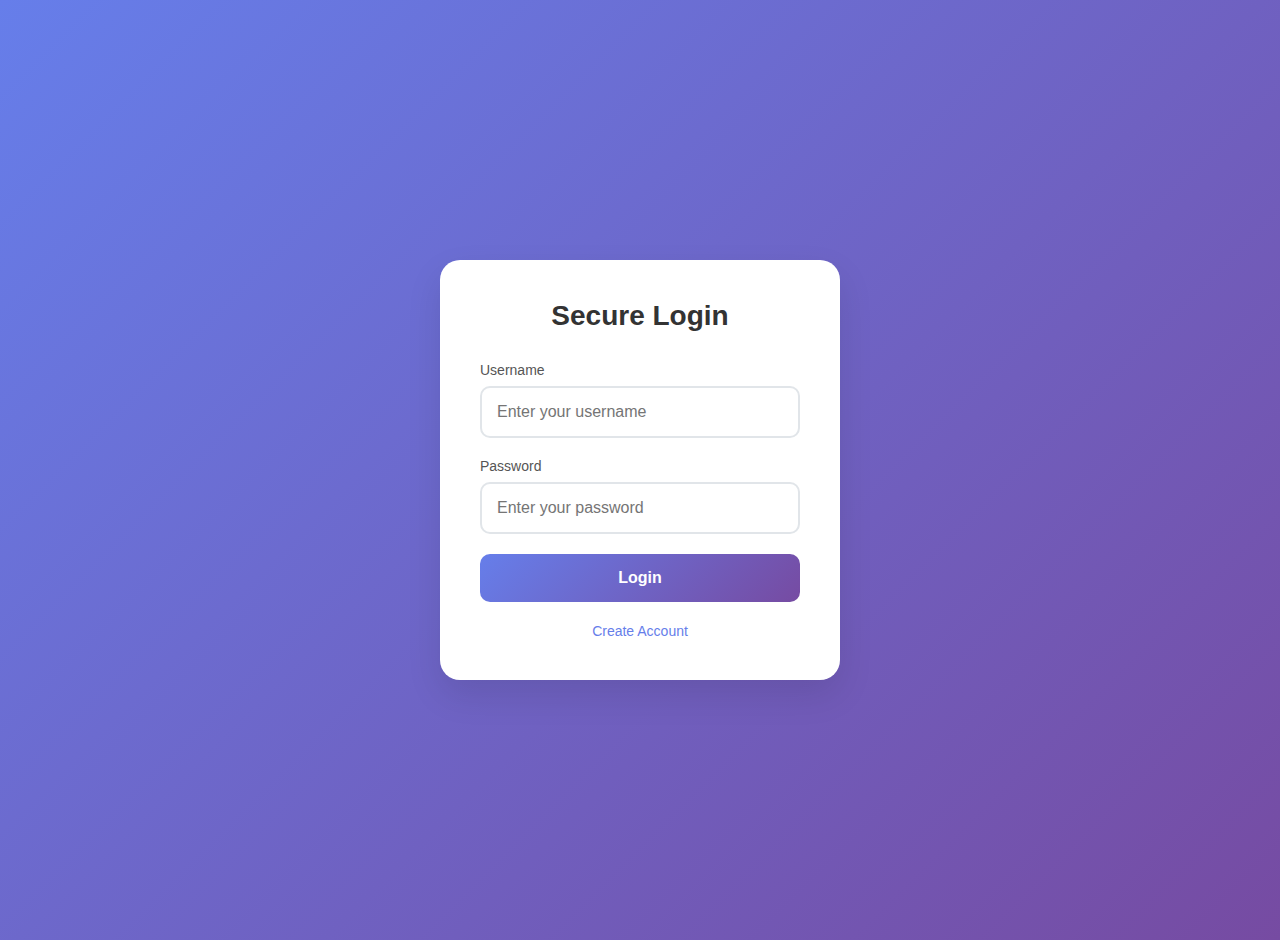
<file: ibm/index.html>
<!DOCTYPE html>
<html lang="en">
<head>
    <meta charset="UTF-8">
    <meta name="viewport" content="width=device-width, initial-scale=1.0">
    <title>Secure Login System</title>
    <link rel="stylesheet" href="styles.css">
</head>
<body>
    <div class="login-container">
        <div class="login-card">
            <div class="logo">
                <h2> Secure Login</h2>
            </div>
            
            <form id="loginForm" class="login-form">
                <div class="input-group">
                    <label for="username">Username</label>
                    <input type="text" id="username" name="username" required 
                           placeholder="Enter your username" autocomplete="username">
                </div>
                
                <div class="input-group">
                    <label for="password">Password</label>
                    <input type="password" id="password" name="password" required 
                           placeholder="Enter your password" autocomplete="current-password">
                </div>    
                <button type="submit" class="login-btn">Login</button>
                
                <div id="errorMessage" class="error-message"></div>
            </form>
            
            <div class="links">
                <a href="register.html">Create Account</a>
            </div>
    </div>

    <script src="script.js"></script>
</body>
</html>
</file>
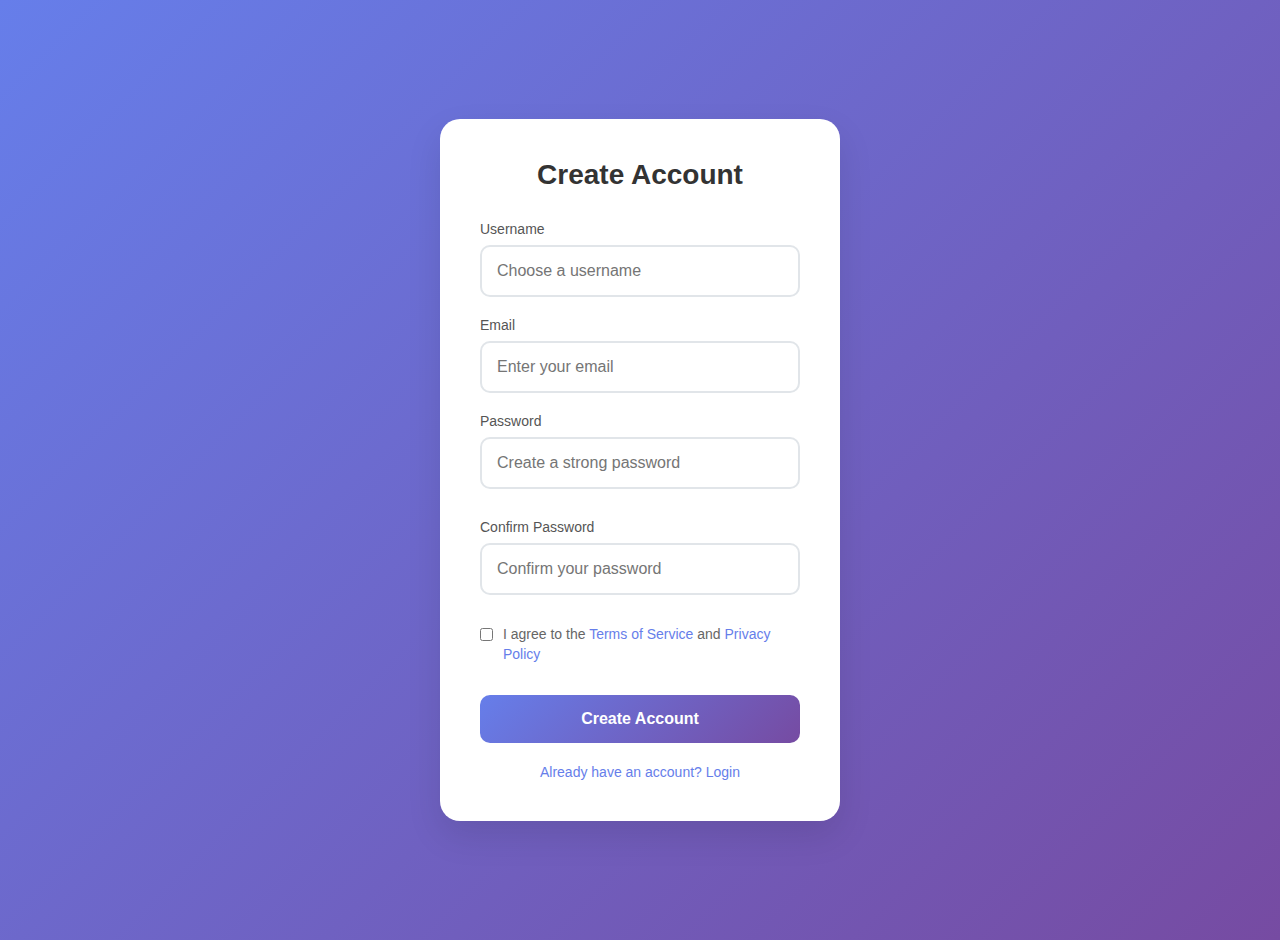
<file: ibm/register.html>
<!DOCTYPE html>
<html lang="en">
<head>
    <meta charset="UTF-8">
    <meta name="viewport" content="width=device-width, initial-scale=1.0">
    <title>Register - Secure Login</title>
    <link rel="stylesheet" href="styles.css">
</head>
<body>
    <div class="login-container">
        <div class="login-card">
            <div class="logo">
                <h2>Create Account</h2>
            </div>
            
            <form id="registerForm" class="login-form">
                <div class="input-group">
                    <label for="reg-username">Username</label>
                    <input type="text" id="reg-username" name="username" required 
                           placeholder="Choose a username" autocomplete="username">
                </div>
                
                <div class="input-group">
                    <label for="reg-email">Email</label>
                    <input type="email" id="reg-email" name="email" required 
                           placeholder="Enter your email" autocomplete="email">
                </div>
                
                <div class="input-group">
                    <label for="reg-password">Password</label>
                    <input type="password" id="reg-password" name="password" required 
                           placeholder="Create a strong password" autocomplete="new-password">
                    <div class="password-strength">
                      
                
                    </div>
                </div>
                
                <div class="input-group">
                    <label for="confirm-password">Confirm Password</label>
                    <input type="password" id="confirm-password" name="confirmPassword" required 
                           placeholder="Confirm your password" autocomplete="new-password">
                </div>
                
                <div class="terms">
                    <input type="checkbox" id="terms" name="terms" required>
                    <label for="terms">I agree to the <a href="#">Terms of Service</a> and <a href="#">Privacy Policy</a></label>
                </div>
                
                <button type="submit" class="login-btn">Create Account</button>
                
                <div id="registerMessage" class="error-message"></div>
            </form>
            
            <div class="links">
                <a href="index.html">Already have an account? Login</a>
            </div>
        </div>
    </div>

    <script src="script.js"></script>
</body>
</html>
</file>
<file: ibm/styles.css>
* {
    margin: 0;
    padding: 0;
    box-sizing: border-box;
}

body {
    font-family: 'Segoe UI', Tahoma, Geneva, Verdana, sans-serif;
    background: linear-gradient(135deg, #667eea 0%, #764ba2 100%);
    min-height: 100vh;
    display: flex;
    justify-content: center;
    align-items: center;
    padding: 20px;
}

.login-container {
    display: flex;
    flex-direction: column;
    justify-content: center;
    align-items: center;
    min-height: 100vh;
    gap: 40px;
    max-width: 400px;
    margin: auto;
    width: 100%;
}

.login-card {
    background: white;
    padding: 40px;
    border-radius: 20px;
    box-shadow: 0 15px 35px rgba(0, 0, 0, 0.1);
    width: 400px;
}

.logo {
    text-align: center;
    margin-bottom: 30px;
}

.logo h2 {
    color: #333;
    font-size: 28px;
    font-weight: 600;
}

.login-form {
    display: flex;
    flex-direction: column;
    gap: 20px;
}

.input-group {
    position: relative;
}

.input-group label {
    display: block;
    margin-bottom: 8px;
    color: #555;
    font-weight: 500;
    font-size: 14px;
}

.input-group input {
    width: 100%;
    padding: 15px;
    border: 2px solid #e1e5e9;
    border-radius: 10px;
    font-size: 16px;
    transition: all 0.3s ease;
    outline: none;
}

.input-group input:focus {
    border-color: #667eea;
    box-shadow: 0 0 0 3px rgba(102, 126, 234, 0.1);
}

.toggle-password {
    position: absolute;
    right: 15px;
    top: 42px;
    background: none;
    border: none;
    cursor: pointer;
    font-size: 18px;
    opacity: 0.6;
    transition: opacity 0.3s ease;
}

.toggle-password:hover {
    opacity: 1;
}

.remember-me {
    display: flex;
    align-items: center;
    gap: 10px;
}

.remember-me input {
    width: 18px;
    height: 18px;
}

.remember-me label {
    color: #666;
    font-size: 14px;
}

.login-btn {
    background: linear-gradient(135deg, #667eea 0%, #764ba2 100%);
    color: white;
    padding: 15px;
    border: none;
    border-radius: 10px;
    font-size: 16px;
    font-weight: 600;
    cursor: pointer;
    transition: all 0.3s ease;
}

.login-btn:hover {
    transform: translateY(-2px);
    box-shadow: 0 5px 15px rgba(102, 126, 234, 0.3);
}

.links {
    margin-top: 20px;
    text-align: center;
}

.links a {
    color: #667eea;
    text-decoration: none;
    font-size: 14px;
    margin: 0 10px;
    transition: color 0.3s ease;
}

.links a:hover {
    color: #764ba2;
    text-decoration: underline;
}

.error-message {
    background: #fee;
    color: #c33;
    padding: 12px;
    border-radius: 8px;
    border: 1px solid #fcc;
    font-size: 14px;
    text-align: center;
    display: none;
}

.security-tips {
    background: rgba(255, 255, 255, 0.1);
    backdrop-filter: blur(10px);
    padding: 30px;
    border-radius: 20px;
    color: white;
    width: 300px;
    align-self: center;
}

.security-tips h3 {
    margin-bottom: 20px;
    font-size: 20px;
}

.security-tips ul {
    list-style: none;
}

.security-tips li {
    margin-bottom: 15px;
    padding-left: 25px;
    position: relative;
}

.security-tips li:before {
    content: "✓";
    position: absolute;
    left: 0;
    color: #4CAF50;
    font-weight: bold;
}

.password-strength {
    margin-top: 10px;
}

.strength-bar {
    height: 5px;
    background: #eee;
    border-radius: 3px;
    margin-bottom: 5px;
    overflow: hidden;
}

.strength-bar::after {
    content: '';
    display: block;
    height: 100%;
    width: 0%;
    background: #4CAF50;
    transition: width 0.3s ease;
}

.strength-text {
    font-size: 12px;
    color: #666;
}

.terms {
    display: flex;
    align-items: flex-start;
    gap: 10px;
    margin: 10px 0;
}

.terms input {
    margin-top: 3px;
}

.terms label {
    font-size: 14px;
    color: #666;
    line-height: 1.4;
}

.terms a {
    color: #667eea;
    text-decoration: none;
}

.terms a:hover {
    text-decoration: underline;
}

@media (max-width: 768px) {
    .login-container {
        flex-direction: column;
        align-items: center;
    }
    
    .security-tips {
        width: 100%;
        max-width: 400px;
        margin-top: 20px;
    }
    
    .login-card {
        width: 100%;
        max-width: 400px;
    }
}

@keyframes shake {
    0%, 100% { transform: translateX(0); }
    25% { transform: translateX(-5px); }
    75% { transform: translateX(5px); }
}

.shake {
    animation: shake 0.3s ease-in-out;
}
</file>
